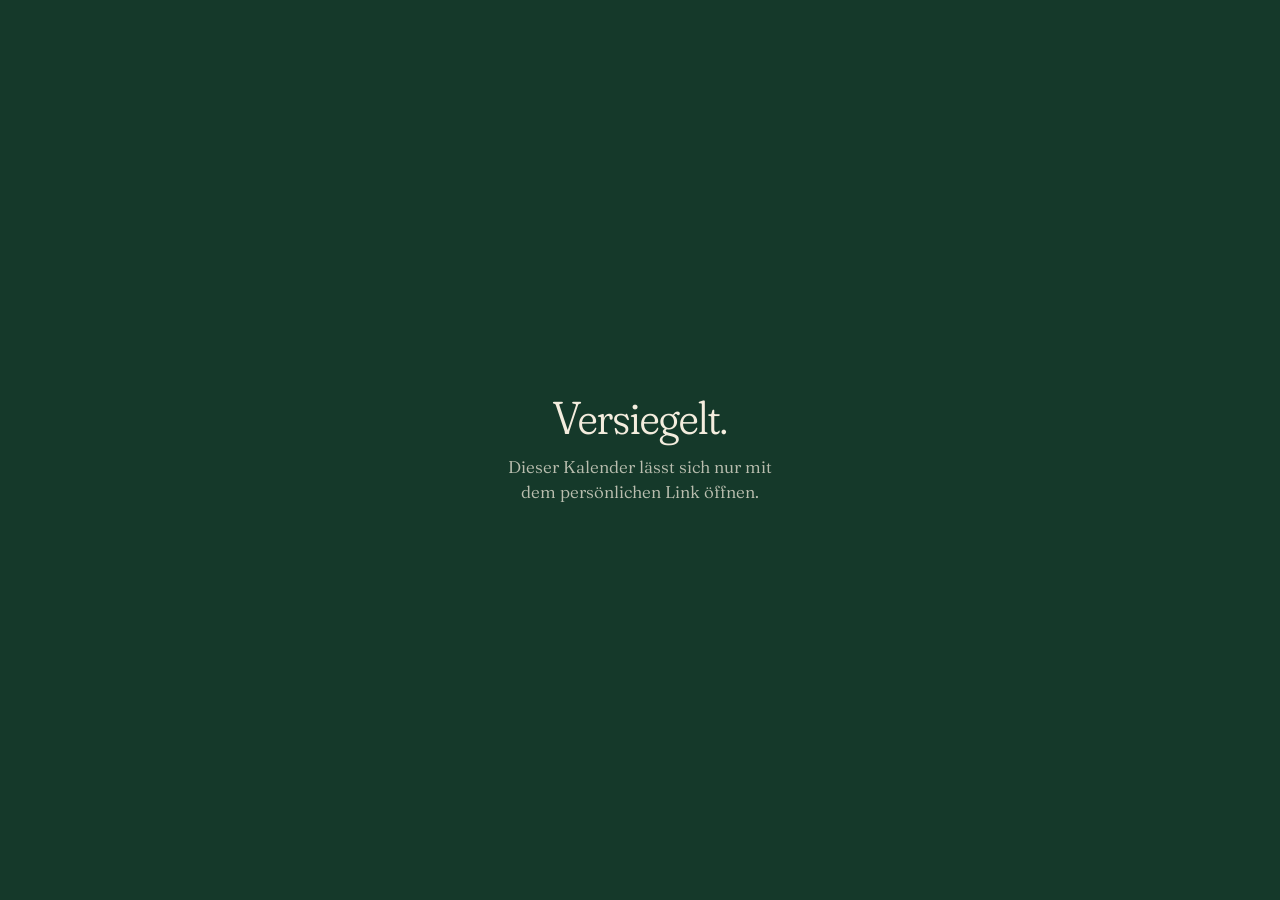
<file: index.html>
<!DOCTYPE html>
<html lang="de" data-stil="tanne">
<head>
<meta charset="utf-8">
<meta name="viewport" content="width=device-width, initial-scale=1, viewport-fit=cover">
<meta name="theme-color" content="#15392A">
<meta name="color-scheme" content="dark">
<meta name="apple-mobile-web-app-capable" content="yes">
<meta name="mobile-web-app-capable" content="yes">
<meta name="apple-mobile-web-app-status-bar-style" content="black-translucent">
<meta name="apple-mobile-web-app-title" content="24 Briefe">
<meta name="format-detection" content="telephone=no">
<meta name="robots" content="noindex, nofollow">
<title>24 Briefe</title>
<link rel="icon" href="bilder/icon.png">
<link rel="apple-touch-icon" href="bilder/icon.png">
<link rel="preconnect" href="https://fonts.googleapis.com">
<link rel="preconnect" href="https://fonts.gstatic.com" crossorigin>
<link href="https://fonts.googleapis.com/css2?family=DM+Mono:wght@400;500&family=Fraunces:ital,opsz,wght,SOFT,WONK@0,9..144,300..650,0..100,0..1;1,9..144,300..650,0..100,0..1&display=swap" rel="stylesheet">
<link rel="stylesheet" href="stil.css">
</head>
<body>

<main class="seite" id="seite">
  <header class="kopf">
    <div class="zeile-klein"><span id="kopfJahr">Advent</span><span id="kopfDatum"></span></div>
    <h1 class="kopf-titel">Vierundzwanzig Briefe <span class="fuer">für <em id="kopfName">Gioia</em></span></h1>
  </header>

  <section class="kranz-block" aria-label="Der Kranz">
    <div class="kranz-rahmen">
      <svg class="kranz" id="kranz" viewBox="-120 -120 240 240" aria-hidden="true"></svg>
      <div class="kranz-mitte"><span class="kranz-zahl" id="kranzZahl">0</span><span class="zeile-klein kranz-von">von 24</span></div>
    </div>
  </section>

  <section class="lage" id="lage" aria-live="polite"></section>

  <section class="raster" id="raster" aria-label="Die vierundzwanzig Briefe"></section>

  <footer class="fuss" id="fuss"></footer>
</main>

<!-- Bühne: hier öffnet sich ein Brief -->
<div class="buehne" id="buehne" hidden>
  <div class="buehne-grund" id="buehneGrund"></div>
  <div class="buehne-ebene" id="buehneEbene"></div>
  <nav class="leiste" id="leiste" hidden>
    <button class="rund" id="zurueck" aria-label="Vorheriger Brief"><svg viewBox="0 0 24 24"><path d="M14.5 6 8.5 12l6 6"/></svg></button>
    <button class="rund" id="schliessen" aria-label="Schließen"><svg viewBox="0 0 24 24"><path d="M7 7l10 10M17 7 7 17"/></svg></button>
    <button class="rund" id="weiter" aria-label="Nächster Brief"><svg viewBox="0 0 24 24"><path d="M9.5 6l6 6-6 6"/></svg></button>
  </nav>
</div>

<!-- Finale: der Kranz -->
<div class="finale" id="finale" hidden>
  <div class="finale-kopf">
    <div class="kranz-rahmen finale-kranz-rahmen">
      <svg class="kranz" id="finaleKranz" viewBox="-120 -120 240 240" aria-hidden="true"></svg>
      <div class="kranz-mitte"><span class="finale-mitte-titel" id="finaleMitte"></span></div>
    </div>
    <p class="finale-zeile" id="finaleZeile" aria-live="polite"></p>
  </div>
  <div class="finale-gedicht" id="finaleGedicht"></div>
  <div class="finale-fuss" id="finaleFuss">
    <p class="zeile-klein"><span>24 Briefe · 24 Zeilen</span><span id="finaleJahr"></span></p>
    <button class="knopf" id="finaleBrief" hidden>Brief Nr. 25 öffnen</button>
    <button class="knopf leise" id="finaleZu">Zurück zum Kalender</button>
  </div>
</div>

<!-- Einleitung (nur beim allerersten Öffnen) -->
<div class="einleitung" id="einleitung" hidden>
  <p class="einleitung-fuer">Für <em id="einleitungName">Gioia</em></p>
  <div class="einleitung-brief" id="einleitungBrief"></div>
  <p class="zeile-klein einleitung-tipp">Tippe auf das Siegel</p>
</div>

<!-- Sperre, falls der Schlüssel fehlt (nur veröffentlichte Fassung) -->
<div class="tor" id="tor" hidden>
  <p class="einleitung-fuer">Versiegelt.</p>
  <p class="tor-text">Dieser Kalender lässt sich nur mit dem persönlichen Link öffnen.</p>
</div>

<div class="hinweis" id="hinweis" role="status"></div>
<script src="app.js"></script>
</body>
</html>
</file>
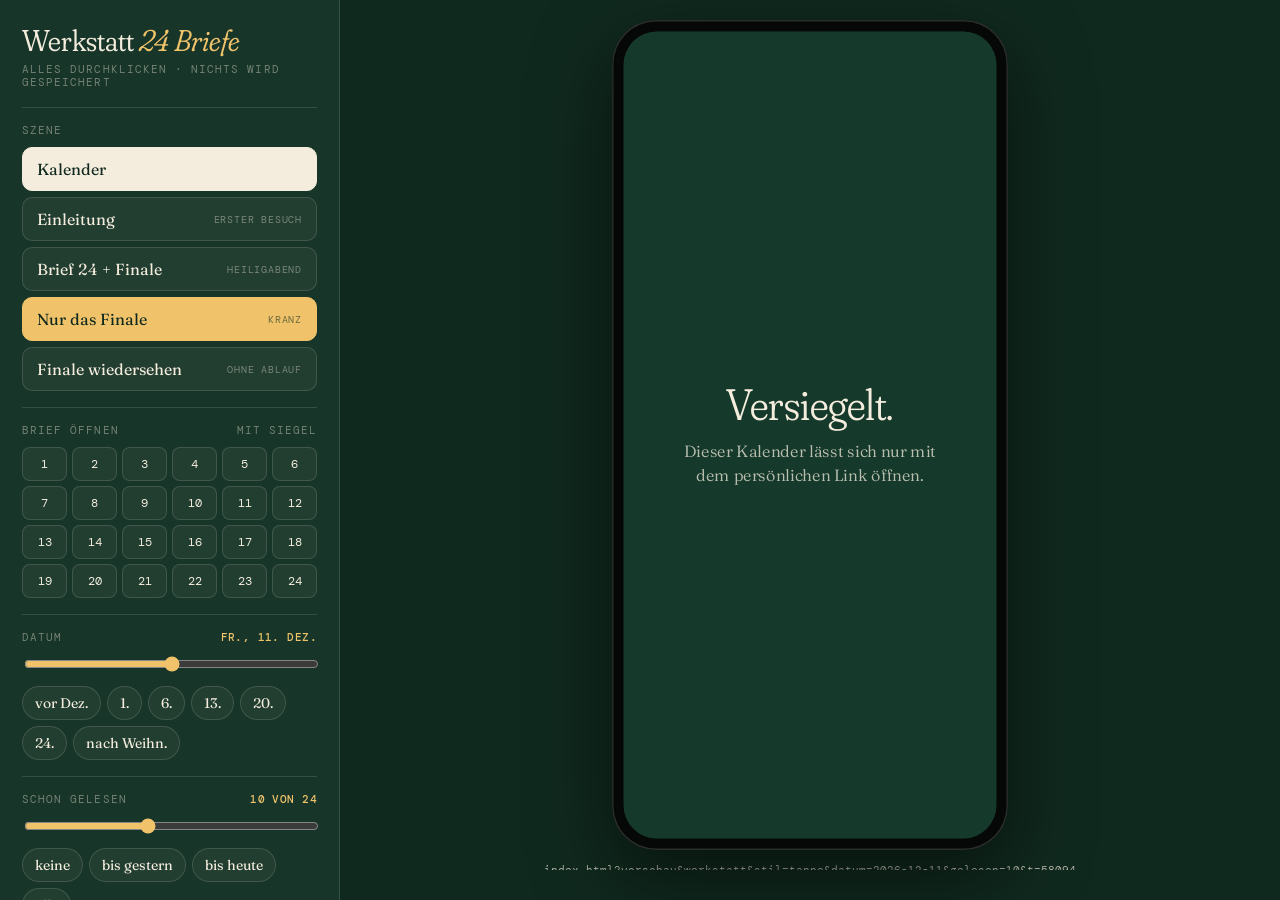
<file: werkstatt.html>
<!DOCTYPE html>
<html lang="de">
<head>
<meta charset="utf-8">
<meta name="viewport" content="width=device-width, initial-scale=1, viewport-fit=cover">
<meta name="robots" content="noindex, nofollow">
<title>Werkstatt · 24 Briefe</title>
<link rel="preconnect" href="https://fonts.googleapis.com">
<link rel="preconnect" href="https://fonts.gstatic.com" crossorigin>
<link href="https://fonts.googleapis.com/css2?family=DM+Mono:wght@400;500&family=Fraunces:ital,opsz,wght,SOFT,WONK@0,9..144,300..650,0..100,0..1;1,9..144,300..650,0..100,0..1&display=swap" rel="stylesheet">
<style>
  :root { --grund:#10291E; --feld:#173528; --hell:#F4EDDE; --hell-2:rgba(244,237,222,.7); --hell-3:rgba(244,237,222,.42); --linie:rgba(244,237,222,.14); --kerze:#F0C36B; --rot:#E0503A;
          --mono:"DM Mono",ui-monospace,monospace; --serif:"Fraunces",Georgia,serif; }
  * { box-sizing: border-box; }
  html, body { margin: 0; height: 100%; background: var(--grund); color: var(--hell); font-family: var(--serif); -webkit-font-smoothing: antialiased; }
  .wrap { display: grid; grid-template-columns: 340px 1fr; height: 100vh; }
  aside { overflow-y: auto; padding: 22px 22px 40px; border-right: 1px solid var(--linie); background: var(--feld); }
  h1 { margin: 0 0 4px; font-weight: 340; font-size: 30px; font-variation-settings: "SOFT" 100, "opsz" 144; }
  h1 em { color: var(--kerze); font-variation-settings: "SOFT" 100, "WONK" 1, "opsz" 144; }
  .unter { margin: 0 0 18px; color: var(--hell-3); font-family: var(--mono); font-size: 10.5px; letter-spacing: .1em; text-transform: uppercase; }
  section { padding: 16px 0; border-top: 1px solid var(--linie); }
  .titel { display: flex; justify-content: space-between; align-items: baseline; margin: 0 0 10px; font-family: var(--mono); font-size: 10.5px; letter-spacing: .1em; text-transform: uppercase; color: var(--hell-3); }
  .titel b { color: var(--kerze); font-weight: 500; letter-spacing: .04em; }
  input[type=range] { width: 100%; accent-color: var(--kerze); }
  .knoepfe { display: flex; flex-wrap: wrap; gap: 6px; margin-top: 10px; }
  button { font: inherit; cursor: pointer; border: 1px solid var(--linie); background: rgba(244,237,222,.05); color: var(--hell); border-radius: 999px; padding: 7px 12px; font-size: 14px; }
  button:hover { border-color: var(--hell-3); }
  button.an { background: var(--hell); color: var(--grund); border-color: var(--hell); }
  button.gross { width: 100%; border-radius: 10px; padding: 11px 14px; text-align: left; font-size: 16px; margin-top: 6px; display: flex; justify-content: space-between; align-items: center; }
  button.gross small { font-family: var(--mono); font-size: 10px; letter-spacing: .08em; color: var(--hell-3); text-transform: uppercase; }
  button.gross.akzent { background: var(--kerze); color: var(--grund); border-color: var(--kerze); }
  button.gross.akzent small { color: rgba(16,41,30,.6); }
  .tage { display: grid; grid-template-columns: repeat(6, 1fr); gap: 5px; }
  .tage button { border-radius: 8px; padding: 8px 0; font-family: var(--mono); font-size: 12px; }
  .tipp { margin: 10px 0 0; font-size: 13.5px; line-height: 1.45; color: var(--hell-2); font-weight: 340; }
  .tipp code { font-family: var(--mono); font-size: 11.5px; color: var(--kerze); }
  main { display: flex; flex-direction: column; align-items: center; justify-content: center; padding: 20px; overflow: hidden; position: relative; }
  .telefon { position: relative; border-radius: 46px; padding: 12px; background: #050806; box-shadow: 0 30px 80px rgba(0,0,0,.5), inset 0 0 0 1.5px #2a2f2b; transform-origin: center center; }
  .telefon iframe { display: block; border: 0; border-radius: 35px; background: #15392A; }
  .adresse { margin-top: 14px; font-family: var(--mono); font-size: 10.5px; color: var(--hell-3); max-width: 90%; overflow: hidden; text-overflow: ellipsis; white-space: nowrap; }
  .adresse a { color: var(--hell-2); }
  @media (max-width: 820px) {
    .wrap { grid-template-columns: 1fr; height: auto; }
    aside { border-right: 0; border-bottom: 1px solid var(--linie); }
    main { padding: 16px 0 30px; }
    .telefon { padding: 0; border-radius: 0; background: none; box-shadow: none; }
    .telefon iframe { border-radius: 14px; }
  }
</style>
</head>
<body>
<div class="wrap">
  <aside>
    <h1>Werkstatt <em>24 Briefe</em></h1>
    <p class="unter">Alles durchklicken · nichts wird gespeichert</p>

    <section>
      <p class="titel"><span>Szene</span></p>
      <button class="gross" data-szene="kalender">Kalender <small>Startseite</small></button>
      <button class="gross" data-szene="einleitung">Einleitung <small>erster Besuch</small></button>
      <button class="gross" data-szene="brief24">Brief 24 + Finale <small>Heiligabend</small></button>
      <button class="gross akzent" data-szene="finale">Nur das Finale <small>Kranz</small></button>
      <button class="gross" data-szene="finaleWieder">Finale wiedersehen <small>ohne Ablauf</small></button>
    </section>

    <section>
      <p class="titel"><span>Brief öffnen</span><span>mit Siegel</span></p>
      <div class="tage" id="tage"></div>
    </section>

    <section>
      <p class="titel"><span>Datum</span><b id="datumLabel"></b></p>
      <input type="range" id="datum" min="0" max="32" step="1">
      <div class="knoepfe">
        <button data-tag="-6">vor Dez.</button><button data-tag="1">1.</button><button data-tag="6">6.</button><button data-tag="13">13.</button><button data-tag="20">20.</button><button data-tag="24">24.</button><button data-tag="27">nach Weihn.</button>
      </div>
    </section>

    <section>
      <p class="titel"><span>Schon gelesen</span><b id="gelesenLabel"></b></p>
      <input type="range" id="gelesen" min="0" max="24" step="1">
      <div class="knoepfe">
        <button data-gelesen="0">keine</button><button data-gelesen="gestern">bis gestern</button><button data-gelesen="heute">bis heute</button><button data-gelesen="24">alle</button>
      </div>
    </section>

    <section>
      <p class="titel"><span>Stil</span></p>
      <div class="knoepfe" id="stile"><button data-stil="tanne">Tannengrün</button><button data-stil="beere">Beerenrot</button></div>
      <p class="titel" style="margin-top:16px"><span>Gerät</span></p>
      <div class="knoepfe" id="geraete"><button data-geraet="390x844">iPhone 12</button><button data-geraet="375x667">iPhone SE</button><button data-geraet="430x932">iPhone Pro Max</button></div>
    </section>

    <section>
      <div class="knoepfe"><button id="neu">Neu laden</button><button id="tab">In eigenem Tab öffnen</button></div>
      <p class="tipp">Im Telefon tippen funktioniert wie bei Gioia. Gedichte änderst du in <code>gedichte.js</code> – danach hier „Neu laden“.</p>
    </section>
  </aside>
  <main>
    <div class="telefon" id="telefon"><iframe id="rahmen" title="Vorschau"></iframe></div>
    <p class="adresse" id="adresse"></p>
  </main>
</div>
<script>
(() => {
  const $ = s => document.querySelector(s), $$ = s => [...document.querySelectorAll(s)];
  const JAHR = 2026, START = new Date(JAHR, 10, 25); // 25. Nov.
  const zustand = { tagIndex: 16, gelesen: 10, stil: 'tanne', geraet: '390x844', szene: 'kalender', brief: null };
  const datumVon = i => { const d = new Date(START); d.setDate(d.getDate() + i); return d; };
  const indexVonTag = t => Math.round((new Date(JAHR, 11, t) - START) / 864e5);
  const tagImDez = () => { const d = datumVon(zustand.tagIndex); return d.getMonth() === 11 ? d.getDate() : (d < new Date(JAHR, 11, 1) ? 0 : 99); };
  const iso = d => `${d.getFullYear()}-${String(d.getMonth() + 1).padStart(2, '0')}-${String(d.getDate()).padStart(2, '0')}`;

  $('#tage').innerHTML = [...Array(24)].map((_, i) => `<button data-brief="${i + 1}">${i + 1}</button>`).join('');

  function adresse() {
    const p = new URLSearchParams();
    p.set('vorschau', ''); p.set('werkstatt', '');
    p.set('stil', zustand.stil);
    p.set('datum', iso(datumVon(zustand.tagIndex)));
    p.set('gelesen', zustand.gelesen);
    if (zustand.szene === 'einleitung') p.set('einleitung', '');
    if (zustand.szene === 'finale') p.set('finale', '');
    if (zustand.szene === 'finaleWieder') { p.set('finale', ''); p.set('finaleGesehen', ''); }
    if (zustand.brief) p.set('brief', zustand.brief);
    p.set('t', Date.now() % 100000);
    return 'index.html?' + p.toString().replace(/=(&|$)/g, '$1') + location.hash;
  }
  function anzeigen() {
    const d = datumVon(zustand.tagIndex);
    $('#datum').value = zustand.tagIndex;
    $('#datumLabel').textContent = d.toLocaleDateString('de-DE', { weekday: 'short', day: 'numeric', month: 'short' });
    $('#gelesen').value = zustand.gelesen;
    $('#gelesenLabel').textContent = `${zustand.gelesen} von 24`;
    $$('#stile button').forEach(b => b.classList.toggle('an', b.dataset.stil === zustand.stil));
    $$('#geraete button').forEach(b => b.classList.toggle('an', b.dataset.geraet === zustand.geraet));
    $$('[data-szene]').forEach(b => b.classList.toggle('an', !zustand.brief && b.dataset.szene === zustand.szene && b.dataset.szene !== 'finale'));
    $$('#tage button').forEach(b => b.classList.toggle('an', +b.dataset.brief === zustand.brief));
  }
  function laden() {
    const url = adresse();
    $('#rahmen').src = url;
    $('#adresse').innerHTML = `<a href="${url}" target="_blank">${url.replace(/#.*/, '')}</a>`;
    anzeigen(); groesse();
  }
  function groesse() {
    const [w, h] = zustand.geraet.split('x').map(Number);
    const f = $('#rahmen'); f.width = w; f.height = h;
    const t = $('#telefon');
    if (innerWidth <= 820) { t.style.transform = ''; t.style.margin = ''; f.style.width = Math.min(w, innerWidth - 24) + 'px'; return; }
    f.style.width = '';
    const platz = $('main').clientHeight - 70, s = Math.min(1, platz / (h + 24), ($('main').clientWidth - 40) / (w + 24));
    t.style.transform = `scale(${s})`;
    t.style.margin = `${-(h + 24) * (1 - s) / 2}px ${-(w + 24) * (1 - s) / 2}px`;
  }
  addEventListener('resize', groesse);

  $('#datum').addEventListener('input', e => { zustand.tagIndex = +e.target.value; zustand.brief = null; zustand.szene = 'kalender'; anzeigen(); });
  $('#datum').addEventListener('change', laden);
  $('#gelesen').addEventListener('input', e => { zustand.gelesen = +e.target.value; zustand.brief = null; zustand.szene = 'kalender'; anzeigen(); });
  $('#gelesen').addEventListener('change', laden);
  $$('[data-tag]').forEach(b => b.onclick = () => { const t = +b.dataset.tag; zustand.tagIndex = t < 0 ? 0 : Math.min(32, indexVonTag(t)); zustand.brief = null; zustand.szene = 'kalender'; laden(); });
  $$('[data-gelesen]').forEach(b => b.onclick = () => {
    const v = b.dataset.gelesen, heute = Math.min(24, tagImDez());
    zustand.gelesen = v === 'gestern' ? Math.max(0, heute - 1) : v === 'heute' ? heute : +v;
    zustand.brief = null; zustand.szene = 'kalender'; laden();
  });
  $$('[data-stil]').forEach(b => b.onclick = () => { zustand.stil = b.dataset.stil; laden(); });
  $$('[data-geraet]').forEach(b => b.onclick = () => { zustand.geraet = b.dataset.geraet; laden(); });
  $$('[data-brief]').forEach(b => b.onclick = () => {
    const n = +b.dataset.brief;
    zustand.brief = n; zustand.szene = 'kalender';
    zustand.gelesen = n - 1;
    if (tagImDez() < n || tagImDez() === 99) zustand.tagIndex = indexVonTag(n);
    laden();
  });
  $$('[data-szene]').forEach(b => b.onclick = () => {
    const s = b.dataset.szene; zustand.brief = null; zustand.szene = s;
    if (s === 'einleitung') { zustand.gelesen = 0; }
    if (s === 'brief24') { zustand.szene = 'kalender'; zustand.brief = 24; zustand.gelesen = 23; zustand.tagIndex = indexVonTag(24); }
    if (s === 'finale' || s === 'finaleWieder') { zustand.gelesen = 24; zustand.tagIndex = indexVonTag(24); }
    laden();
  });
  $('#neu').onclick = laden;
  $('#tab').onclick = () => open(adresse(), '_blank');
  laden();
})();
</script>
</body>
</html>
</file>
<file: stil.css>
/* ==========================================================================
   24 Briefe – Tannengrün / Beerenrot, Fraunces + DM Mono, Linolschnitt-Futter
   ========================================================================== */
:root, [data-stil="tanne"] {
  --grund: #15392A;
  --grund-tief: #0E281D;
  --hell: #F4EDDE;
  --hell-2: rgba(244, 237, 222, .74);
  --hell-3: rgba(244, 237, 222, .46);
  --linie-hell: rgba(244, 237, 222, .16);
  --kerze: #F0C36B;
  --akzent: #E0503A;
  --umschlag: #EFE6D3;
  --umschlag-innen: #E2D4B8;
  --papier: #FBF7EE;
  --tinte: #1D2A22;
  --tinte-2: rgba(29, 42, 34, .68);
  --tinte-3: rgba(29, 42, 34, .44);
  --linie: rgba(29, 42, 34, .14);
  --futter-grund: #C9412C;
  --futter-muster: #F6E2C6;
  --blatt-1: #84B48B; --blatt-2: #A9CB9F; --blatt-3: #5F9771; --blatt-4: #CFE0BC; --blatt-5: #6FA57E;
  --zweig: rgba(207, 224, 188, .55);
  --beere: #E5523B;
  --knopf-grund: var(--hell); --knopf-text: var(--grund);
  --buehne: rgba(10, 30, 21, .7);
}
[data-stil="beere"] {
  --grund: #5C1521;
  --grund-tief: #430E18;
  --kerze: #F3CD85;
  --akzent: #2E6B4C;
  --futter-grund: #1F4D37;
  --futter-muster: #F2E3C6;
  --blatt-1: #6FA57E; --blatt-2: #9CC394; --blatt-3: #4E8763; --blatt-4: #C4DAB2; --blatt-5: #83B38B;
  --zweig: rgba(196, 218, 178, .5);
  --beere: #F6E3C4;
  --buehne: rgba(48, 10, 17, .7);
}
:root {
  --serif: "Fraunces", "Iowan Old Style", Georgia, serif;
  --mono: "DM Mono", ui-monospace, "SF Mono", Menlo, monospace;
  --oben: env(safe-area-inset-top, 0px);
  --unten: env(safe-area-inset-bottom, 0px);
  --feder: cubic-bezier(.22, 1, .36, 1);
  --rand: 22px;
}
* { box-sizing: border-box; }
[hidden] { display: none !important; }
html { background: var(--grund); -webkit-text-size-adjust: 100%; }
body {
  margin: 0; min-height: 100vh;
  background: radial-gradient(130% 60% at 50% 0%, color-mix(in srgb, var(--grund) 82%, #fff 6%), var(--grund) 60%) fixed, var(--grund);
  color: var(--hell);
  font-family: var(--serif);
  font-optical-sizing: auto;
  -webkit-font-smoothing: antialiased;
  -webkit-tap-highlight-color: transparent;
  overflow-x: hidden;
}
body::before { /* Papierkorn */
  content: ""; position: fixed; inset: 0; pointer-events: none; z-index: 0; opacity: .55; mix-blend-mode: overlay;
  background-image: url("data:image/svg+xml,%3Csvg xmlns='http://www.w3.org/2000/svg' width='180' height='180'%3E%3Cfilter id='n'%3E%3CfeTurbulence type='fractalNoise' baseFrequency='.8' numOctaves='2' stitchTiles='stitch'/%3E%3CfeColorMatrix values='0 0 0 0 1 0 0 0 0 1 0 0 0 0 1 0 0 0 .09 0'/%3E%3C/filter%3E%3Crect width='100%25' height='100%25' filter='url(%23n)'/%3E%3C/svg%3E");
}
body.gesperrt { overflow: hidden; }
button { font: inherit; color: inherit; background: none; border: 0; padding: 0; cursor: pointer; }

.zeile-klein {
  display: flex; justify-content: space-between; align-items: baseline; gap: 12px;
  margin: 0; font-family: var(--mono); font-size: 10.5px; font-weight: 400; letter-spacing: .1em; text-transform: uppercase;
  color: var(--hell-3);
}
.zeile-klein > :first-child { white-space: nowrap; flex-shrink: 0; }
.zeile-klein > :last-child:not(:first-child) { text-align: right; }

/* ---------- Seite ---------- */
.seite {
  position: relative; z-index: 1; max-width: 520px; margin: 0 auto;
  padding: calc(var(--oben) + 20px) var(--rand) calc(var(--unten) + 36px);
}
.seite > * { opacity: 0; transform: translateY(10px); animation: rein 1s var(--feder) forwards; }
.seite > :nth-child(2) { animation-delay: .15s; }
.seite > :nth-child(3) { animation-delay: .28s; }
.seite > :nth-child(4) { animation-delay: .38s; }
.seite > :nth-child(5) { animation-delay: .46s; }
body.wartet .seite > * { animation-play-state: paused; }
@keyframes rein { to { opacity: 1; transform: none; } }

.kopf-titel {
  margin: 22px 0 0; font-weight: 320; letter-spacing: -.02em;
  font-size: clamp(46px, 13.4vw, 68px); line-height: .92;
  font-variation-settings: "SOFT" 100, "WONK" 0, "opsz" 144;
}
.kopf-titel .fuer { display: block; margin-top: .08em; }
.kopf-titel em {
  font-style: italic; color: var(--kerze); font-weight: 360;
  font-variation-settings: "SOFT" 100, "WONK" 1, "opsz" 144;
}

/* ---------- Kranz ---------- */
.kranz-block { margin-top: 18px; display: flex; justify-content: center; }
.kranz-rahmen { position: relative; width: min(74vw, 300px); aspect-ratio: 1; }
.kranz { width: 100%; height: 100%; display: block; overflow: visible; }
.kranz-mitte {
  position: absolute; inset: 0; display: flex; flex-direction: column; align-items: center; justify-content: center; gap: 2px;
}
.kranz-zahl { font-size: 54px; line-height: 1; font-weight: 300; font-variation-settings: "SOFT" 100, "opsz" 144; }
.kranz-von { justify-content: center; }
.zweig .blatt-form, .zweig .beere-form, .zweig .stern-form, .zweig .ast {
  transform-box: fill-box; transform-origin: 50% 100%;
}
.zweig.leer .gruen { display: none; }
.zweig:not(.leer) .punkte { display: none; }
.punkte circle { fill: var(--hell-3); }
.zweig.heute .punkte circle { fill: var(--kerze); animation: punktAtmen 1.8s ease-in-out infinite; }
@keyframes punktAtmen { 0%, 100% { opacity: .35; } 50% { opacity: 1; } }
.zweig.waechst .blatt-form, .zweig.waechst .beere-form, .zweig.waechst .stern-form {
  animation: spriessen .9s var(--feder) both; animation-delay: calc(var(--i) * 55ms);
}
.zweig.waechst .ast { animation: astWachsen .7s var(--feder) both; }
@keyframes spriessen { from { transform: scale(0) rotate(-20deg); opacity: 0; } to { transform: none; opacity: 1; } }
@keyframes astWachsen { from { stroke-dashoffset: 1; } to { stroke-dashoffset: 0; } }
.zweig .ast { stroke-dasharray: 1; }
.zweig { transition: filter .5s, opacity .5s; }
.zweig.leuchtet { filter: drop-shadow(0 0 5px var(--kerze)) brightness(1.25); }
.finale .kranz.lesen .zweig:not(.leuchtet) { opacity: .45; }

/* ---------- Lage ---------- */
.lage {
  margin-top: 22px; padding: 16px 0; border-top: 1px solid var(--linie-hell); border-bottom: 1px solid var(--linie-hell);
  display: flex; align-items: center; justify-content: space-between; gap: 16px; min-height: 78px;
}
.lage-text { margin: 0; font-size: 17px; line-height: 1.35; color: var(--hell-2); font-weight: 340; }
.lage-text b { color: var(--hell); font-weight: 500; }
.knopf {
  flex: 0 0 auto; display: inline-flex; align-items: center; gap: 8px;
  padding: 12px 18px 13px; border-radius: 999px;
  background: var(--knopf-grund); color: var(--knopf-text);
  font-size: 16px; font-weight: 500; letter-spacing: .005em;
  transition: transform .25s var(--feder);
}
.knopf:active { transform: scale(.95); }
.knopf.leise { background: transparent; color: var(--hell-2); padding: 10px 2px; font-style: italic; font-weight: 380; }
.knopf svg { width: 15px; height: 15px; fill: none; stroke: currentColor; stroke-width: 1.8; stroke-linecap: round; stroke-linejoin: round; }

/* ---------- Raster ---------- */
.raster { display: grid; grid-template-columns: repeat(3, 1fr); gap: 28px 14px; margin-top: 30px; }
.brief { display: block; width: 100%; text-align: left; position: relative; }
.brief-umschlag { position: relative; width: 100%; aspect-ratio: 1.42; transition: transform .35s var(--feder); }
.brief:active .brief-umschlag { transform: scale(.94); }
.brief-zeile { display: flex; justify-content: space-between; margin-top: 9px; font-family: var(--mono); font-size: 10.5px; letter-spacing: .08em; color: var(--hell-3); text-transform: uppercase; }
.brief.heute .brief-zeile { color: var(--kerze); }
.brief.verborgen .brief-umschlag { visibility: hidden; }
.brief.wackeln .brief-umschlag { animation: wackeln .45s ease-in-out; }
@keyframes wackeln { 20% { transform: translateX(-5px); } 40% { transform: translateX(4px); } 60% { transform: translateX(-3px); } 80% { transform: translateX(2px); } }

/* ---------- Umschlag ---------- */
.umschlag { position: absolute; inset: 0; perspective: 600px; }
.u-tasche, .u-klappe .vorne { background-color: var(--umschlag); }
.futter { background-color: var(--futter-grund); position: relative; overflow: hidden; }
.futter::after {
  content: ""; position: absolute; inset: 0; background-color: var(--futter-muster); opacity: .9;
  -webkit-mask: url("bilder/muster.png") 0 0 / 92px repeat; mask: url("bilder/muster.png") 0 0 / 92px repeat;
}
.u-ruecken { position: absolute; inset: 0; z-index: 1; border-radius: 3px; }
.u-einlage {
  position: absolute; left: 6%; right: 6%; top: 5%; bottom: 4%; z-index: 2; border-radius: 2px;
  background: var(--papier); box-shadow: 0 -1px 3px rgba(0, 0, 0, .18);
  display: flex; justify-content: center; padding-top: 8%;
}
.u-titel {
  display: none; font-style: italic; font-size: 13.5px; line-height: 1.1; color: var(--tinte); font-weight: 400;
  font-variation-settings: "WONK" 1, "SOFT" 100;
  white-space: nowrap; overflow: hidden; text-overflow: ellipsis; max-width: 88%;
}
.u-tasche {
  position: absolute; inset: 0; z-index: 3; border-radius: 3px;
  clip-path: polygon(0 0, 50% 50%, 100% 0, 100% 100%, 0 100%);
}
.u-tasche::after {
  content: ""; position: absolute; inset: 0;
  background:
    linear-gradient(to top right, transparent calc(50% - .5px), rgba(0,0,0,.08) 50%, transparent calc(50% + .5px)) left bottom / 50% 100% no-repeat,
    linear-gradient(to top left, transparent calc(50% - .5px), rgba(0,0,0,.08) 50%, transparent calc(50% + .5px)) right bottom / 50% 100% no-repeat;
}
.u-schatten { position: absolute; inset: 0; width: 100%; height: 100%; z-index: 3; pointer-events: none; }
.u-klappe {
  position: absolute; left: 0; right: 0; top: 0; height: 54%; z-index: 4;
  transform-origin: 50% 0; transform-style: preserve-3d; -webkit-transform-style: preserve-3d;
  transition: transform .7s cubic-bezier(.55, 0, .2, 1);
}
.u-klappe > div {
  position: absolute; inset: 0; clip-path: polygon(0 0, 100% 0, 50% 100%);
  backface-visibility: hidden; -webkit-backface-visibility: hidden;
}
.u-klappe .vorne { background-image: linear-gradient(to bottom, rgba(255,255,255,.4), transparent 70%); }
.u-klappe .hinten { transform: rotateX(180deg); }
.umschlag-schatten { position: absolute; inset: 0; border-radius: 3px; box-shadow: 0 14px 26px -12px rgba(0, 0, 0, .55), 0 2px 3px rgba(0, 0, 0, .18); }
.u-siegel {
  position: absolute; left: 50%; top: 54%; width: 34%; aspect-ratio: 1; z-index: 6;
  transform: translate(-50%, -50%);
  filter: drop-shadow(0 1.5px 1.2px rgba(40, 5, 0, .35)) drop-shadow(0 4px 6px rgba(40, 5, 0, .15));
}
.u-siegel svg { width: 100%; height: 100%; display: block; overflow: visible; }

/* Zustände */
.brief.zu .brief-umschlag { opacity: .42; }
.brief.zu .u-siegel { filter: grayscale(.85) opacity(.55); }
.brief.heute .u-siegel svg { animation: puls 2.4s var(--feder) infinite; }
@keyframes puls { 0%, 100% { transform: scale(1); } 50% { transform: scale(1.08); } }
.brief.heute .brief-umschlag::after {
  content: ""; position: absolute; left: 50%; top: 54%; width: 34%; aspect-ratio: 1; border-radius: 50%;
  transform: translate(-50%, -50%); border: 1.5px solid var(--kerze); z-index: 5;
  animation: ring 2.4s var(--feder) infinite;
}
@keyframes ring { 0% { opacity: .8; transform: translate(-50%, -50%) scale(1); } 100% { opacity: 0; transform: translate(-50%, -50%) scale(1.9); } }
.brief.offen .u-klappe, .brief.offen .u-schatten, .brief.offen .u-siegel { display: none; }
.brief.offen .u-einlage { transform: translateY(-30%); }
.brief.offen .u-titel { display: block; }

/* ---------- Bühne ---------- */
.buehne { position: fixed; inset: 0; z-index: 60; }
.buehne-grund { position: absolute; inset: 0; opacity: 0; background: var(--buehne); -webkit-backdrop-filter: blur(14px); backdrop-filter: blur(14px); }
.buehne-ebene { position: absolute; inset: 0; }
.buehne-umschlag { position: absolute; }

.siegel-haelfte { transition: transform .8s cubic-bezier(.3, .1, .3, 1), opacity .7s ease-in .12s; }
.bricht .siegel-haelfte.links { transform: translate(-16px, 40px) rotate(-34deg); opacity: 0; }
.bricht .siegel-haelfte.rechts { transform: translate(18px, 46px) rotate(28deg); opacity: 0; }
.siegel-voll { transition: opacity .05s; }
.bricht .siegel-voll { opacity: 0; }
.siegel-riss { opacity: 0; }
.bricht .siegel-riss { animation: riss .6s ease-out forwards; }
@keyframes riss { 0% { opacity: 0; } 10% { opacity: 1; } 100% { opacity: 0; } }
.offen-buehne .u-klappe { transform: rotateX(180deg); }
.krume { position: fixed; border-radius: 40% 60% 50% 45%; z-index: 70; pointer-events: none; }

/* Briefblatt */
.blatt-rahmen {
  position: absolute; left: 0; right: 0; top: calc(var(--oben) + 12px); bottom: calc(var(--unten) + 84px);
  display: flex; align-items: center; justify-content: center; pointer-events: none;
}
.blatt {
  position: relative; pointer-events: auto;
  width: min(calc(100vw - 24px), 500px); max-height: 100%;
  display: flex; flex-direction: column;
  background: var(--papier); border-radius: 4px; color: var(--tinte);
  box-shadow: 0 2px 4px rgba(0, 0, 0, .15), 0 40px 80px -24px rgba(0, 0, 0, .55);
  overflow: hidden;
}
.blatt::before { /* Futterstreifen oben */
  content: ""; position: absolute; left: 0; right: 0; top: 0; height: 5px; z-index: 2;
  background: var(--futter-grund);
}
.blatt .zeile-klein { color: var(--tinte-3); }
.blatt-inhalt {
  position: relative; overflow-y: auto; -webkit-overflow-scrolling: touch; overscroll-behavior: contain;
  min-height: 0; flex: 1 1 auto; padding: 26px 20px 24px;
}
.blatt-titel {
  margin: 34px 0 22px; font-weight: 380; font-style: italic;
  font-size: clamp(34px, 9.6vw, 44px); line-height: 1; letter-spacing: -.015em;
  font-variation-settings: "SOFT" 100, "WONK" 1, "opsz" 144;
}
.verse { font-size: clamp(16px, 4.38vw, 21px); line-height: 1.5; font-weight: 350; letter-spacing: -.012em; font-variation-settings: "SOFT" 50, "opsz" 48; }
.strophe { margin: 0 0 1em; }
.vers { display: block; padding-left: .9em; text-indent: -.9em; }
.blatt-fuss { margin-top: 26px; padding-top: 14px; border-top: 1px solid var(--linie); }
.blatt-stern { width: 14px; height: 14px; fill: var(--futter-grund); }
.blatt-unterschrift { margin: 4px 0 0; text-align: right; font-style: italic; font-size: 26px; font-variation-settings: "WONK" 1, "SOFT" 100; }
.prosa p { margin: 0 0 .85em; }
.blatt-text { font-size: 18px; line-height: 1.5; color: var(--tinte-2); margin: 0 0 1em; font-weight: 360; }
.blatt-text b { color: var(--tinte); font-weight: 520; }
.blatt .knopf { background: var(--tinte); color: var(--papier); }

.blatt.schreibt .stufe, .blatt.schreibt .vers {
  opacity: 0;
  -webkit-mask-image: linear-gradient(90deg, #000 45%, transparent 55%); mask-image: linear-gradient(90deg, #000 45%, transparent 55%);
  -webkit-mask-size: 240% 100%; mask-size: 240% 100%;
  -webkit-mask-position: 100% 0; mask-position: 100% 0;
  -webkit-mask-repeat: no-repeat; mask-repeat: no-repeat;
  animation: zeile 1.1s cubic-bezier(.4, .1, .2, 1) var(--d, 0s) forwards;
}
@keyframes zeile {
  0% { opacity: 1; -webkit-mask-position: 100% 0; mask-position: 100% 0; transform: translateY(3px); }
  100% { opacity: 1; -webkit-mask-position: 0 0; mask-position: 0 0; transform: none; }
}
.blatt.fertig .stufe, .blatt.fertig .vers { animation: none !important; opacity: 1 !important; -webkit-mask-image: none !important; mask-image: none !important; transform: none !important; }

.leiste {
  position: absolute; left: 0; right: 0; bottom: calc(var(--unten) + 18px);
  display: flex; justify-content: center; gap: 14px; opacity: 0; transition: opacity .4s;
}
.leiste.da { opacity: 1; }
.rund {
  width: 48px; height: 48px; border-radius: 50%; display: grid; place-items: center;
  background: rgba(244, 237, 222, .1); border: 1px solid var(--linie-hell);
  -webkit-backdrop-filter: blur(8px); backdrop-filter: blur(8px);
}
.rund svg { width: 22px; height: 22px; fill: none; stroke: var(--hell); stroke-width: 1.5; stroke-linecap: round; stroke-linejoin: round; }
.rund:disabled { opacity: .3; }

/* ---------- Finale ---------- */
.finale {
  position: fixed; inset: 0; z-index: 55; overflow-y: auto; -webkit-overflow-scrolling: touch;
  background: var(--grund);
  padding: calc(var(--oben) + 26px) var(--rand) calc(var(--unten) + 34px);
  opacity: 0; transition: opacity .9s;
}
.finale.da { opacity: 1; }
.finale-kopf { min-height: calc(100vh - var(--oben) - 60px); display: flex; flex-direction: column; align-items: center; justify-content: center; gap: 26px; transition: min-height 1.2s var(--feder); }
.finale.gelesen .finale-kopf { min-height: 0; }
.finale-kranz-rahmen { width: min(80vw, 330px); transition: width 1.2s var(--feder); }
.finale.gelesen .finale-kranz-rahmen { width: min(52vw, 220px); }
.finale-mitte-titel { font-style: italic; font-size: 40px; color: var(--kerze); font-variation-settings: "SOFT" 100, "WONK" 1, "opsz" 144; opacity: 0; transition: opacity 1s; }
.finale.gelesen .finale-mitte-titel { opacity: 1; font-size: 30px; }
.finale-zeile {
  margin: 0; min-height: 3.2em; max-width: 440px; text-align: center;
  font-size: clamp(22px, 6.2vw, 28px); line-height: 1.3; font-weight: 340; font-variation-settings: "SOFT" 100, "opsz" 72;
}
.finale-zeile span { display: inline-block; animation: zeileKommt 1.4s var(--feder) both; }
.finale-zeile .klein { font-family: var(--mono); font-size: 11px; letter-spacing: .12em; text-transform: uppercase; color: var(--hell-3); }
@keyframes zeileKommt { from { opacity: 0; transform: translateY(10px); filter: blur(4px); } to { opacity: 1; transform: none; filter: none; } }
.finale.gelesen .finale-zeile { display: none; }
.finale-gedicht { max-width: 440px; margin: 0 auto; font-size: clamp(15.5px, 4.2vw, 21px); line-height: 1.55; font-weight: 340; letter-spacing: -.012em; font-variation-settings: "SOFT" 60, "opsz" 48; }
.finale-gedicht .vers { padding-left: 2.3em; text-indent: -2.3em; }
.finale-gedicht .strophe { opacity: 0; transform: translateY(10px); transition: opacity 1s var(--feder), transform 1s var(--feder); }
.finale.gelesen .finale-gedicht .strophe { opacity: 1; transform: none; }
.finale-gedicht .vers { cursor: default; }
.finale-gedicht .vers .nr { font-family: var(--mono); font-size: 9.5px; color: var(--hell-3); letter-spacing: .04em; text-indent: 0; display: inline-block; width: 2.3em; }
.finale-fuss { max-width: 440px; margin: 34px auto 0; display: flex; flex-direction: column; align-items: flex-start; gap: 16px; opacity: 0; transition: opacity 1s .4s; }
.finale-fuss .zeile-klein { width: 100%; padding-top: 12px; border-top: 1px solid var(--linie-hell); }
.finale.gelesen .finale-fuss { opacity: 1; }

/* ---------- Einleitung / Tor ---------- */
.einleitung, .tor {
  position: fixed; inset: 0; z-index: 70; background: var(--grund);
  display: flex; flex-direction: column; align-items: center; justify-content: center; gap: 32px;
  padding: 24px; transition: opacity .9s var(--feder);
}
.einleitung.weg { opacity: 0; pointer-events: none; }
.einleitung-fuer { margin: 0; font-size: 46px; line-height: 1; font-weight: 320; font-variation-settings: "SOFT" 100, "opsz" 144; }
.einleitung-fuer em { color: var(--kerze); font-variation-settings: "SOFT" 100, "WONK" 1, "opsz" 144; }
.einleitung-brief { position: relative; width: min(74vw, 340px); aspect-ratio: 1.42; cursor: pointer; }
.einleitung-brief .u-siegel { width: 28%; }
.einleitung-tipp { animation: atmen 2.4s ease-in-out infinite; }
@keyframes atmen { 0%, 100% { opacity: .45; } 50% { opacity: 1; } }
.einleitung.oeffnet .einleitung-tipp, .einleitung.oeffnet .einleitung-fuer { opacity: 0; transition: opacity .4s; animation: none; }
.einleitung > * { animation: rein .9s var(--feder) both; }
.einleitung .einleitung-brief { animation-delay: .15s; }
.tor { gap: 14px; text-align: center; }
.tor-text { margin: 0; max-width: 280px; color: var(--hell-2); font-size: 17px; line-height: 1.45; font-weight: 340; }

/* ---------- Fuß / Hinweis ---------- */
.fuss { margin-top: 40px; padding-top: 14px; border-top: 1px solid var(--linie-hell); }
.hinweis {
  position: fixed; left: 50%; bottom: calc(var(--unten) + 22px); z-index: 80;
  transform: translate(-50%, 16px); opacity: 0; pointer-events: none;
  max-width: calc(100vw - 40px); padding: 12px 18px; border-radius: 999px;
  background: var(--hell); color: var(--grund); font-size: 15px; text-align: center; white-space: nowrap;
  transition: opacity .3s, transform .4s var(--feder);
}
.hinweis.da { opacity: 1; transform: translate(-50%, 0); }
.vorschau-marke {
  position: fixed; top: calc(var(--oben) + 6px); right: 8px; z-index: 90;
  font: 500 9.5px/1 var(--mono); letter-spacing: .14em; text-transform: uppercase;
  background: var(--kerze); color: var(--grund); padding: 5px 8px; border-radius: 99px; opacity: .9;
}
.vorschau-warnung {
  margin-top: 16px; padding: 12px 14px; border: 1px solid var(--kerze); border-radius: 8px;
  font-family: var(--mono); font-size: 11.5px; line-height: 1.5; color: var(--kerze);
}

@media (prefers-reduced-motion: reduce) {
  *, *::before, *::after { animation-duration: .01ms !important; animation-iteration-count: 1 !important; transition-duration: .01ms !important; }
}
</file>
